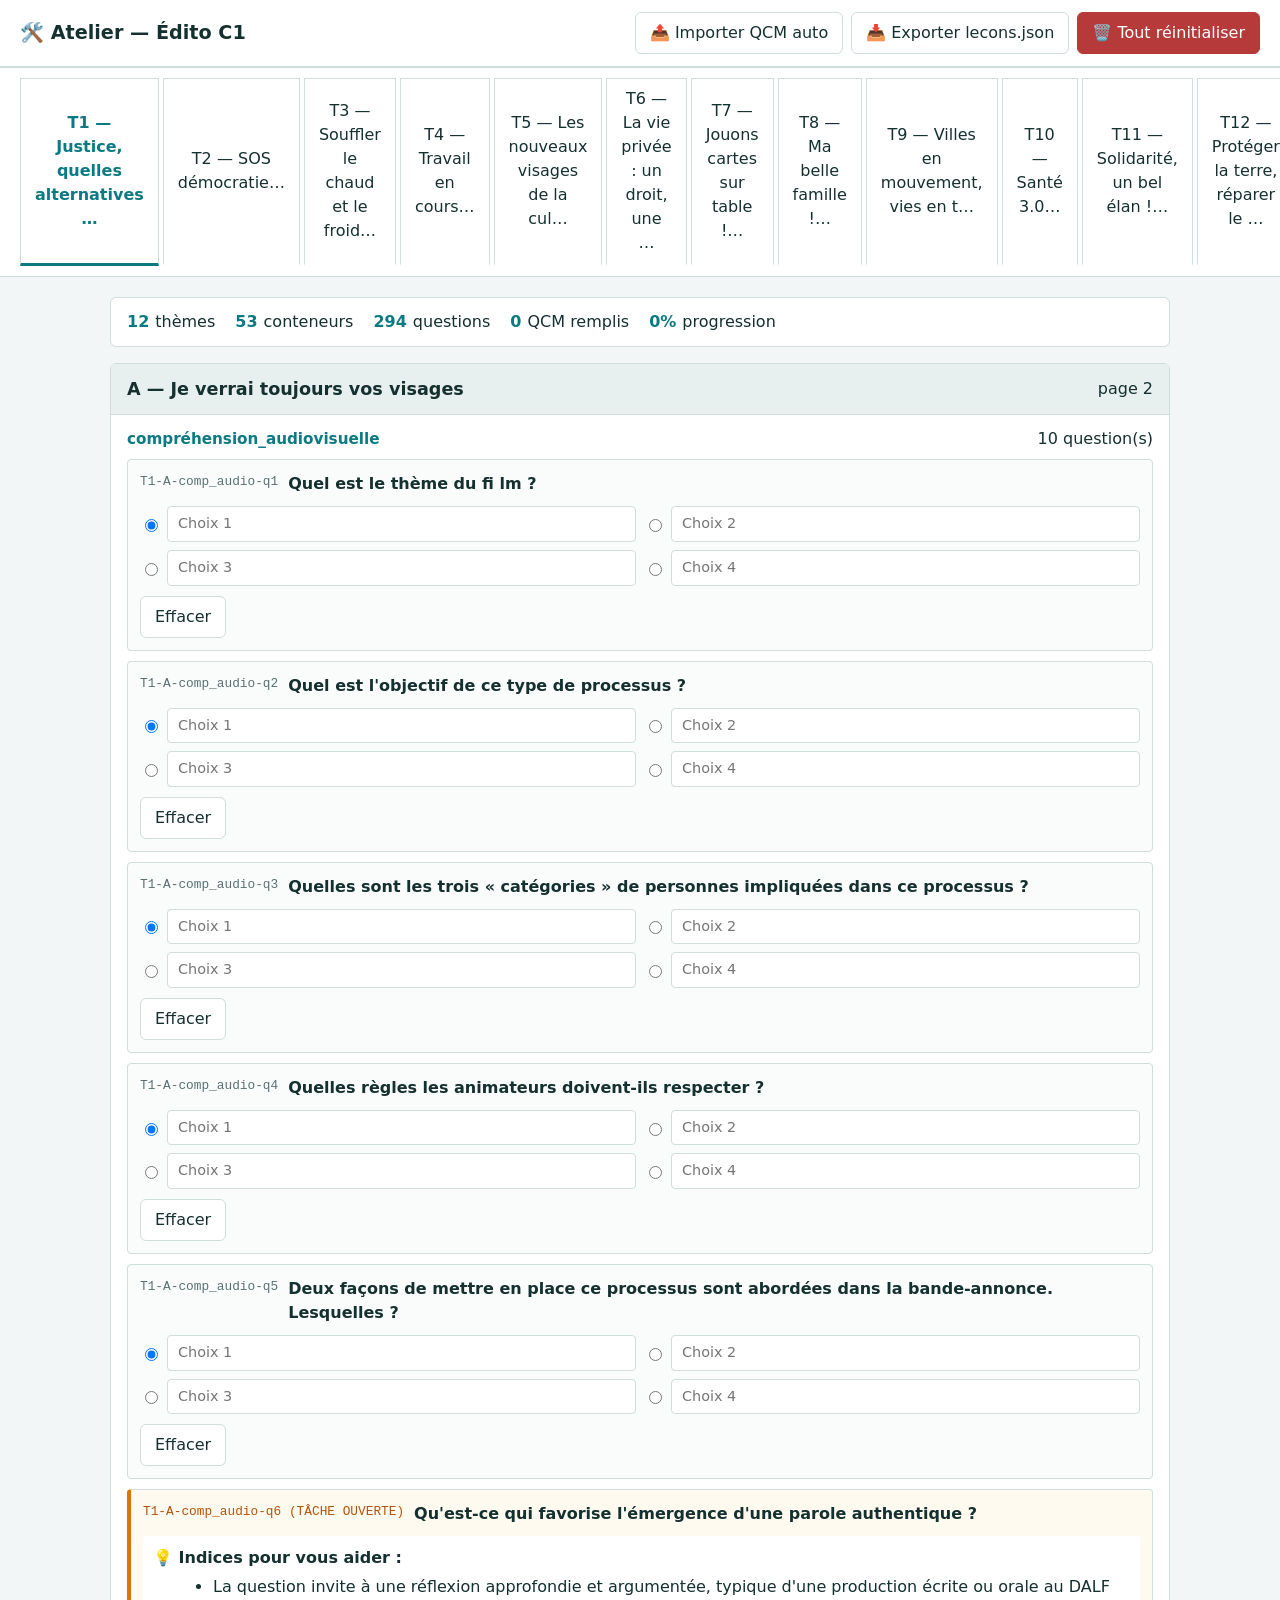
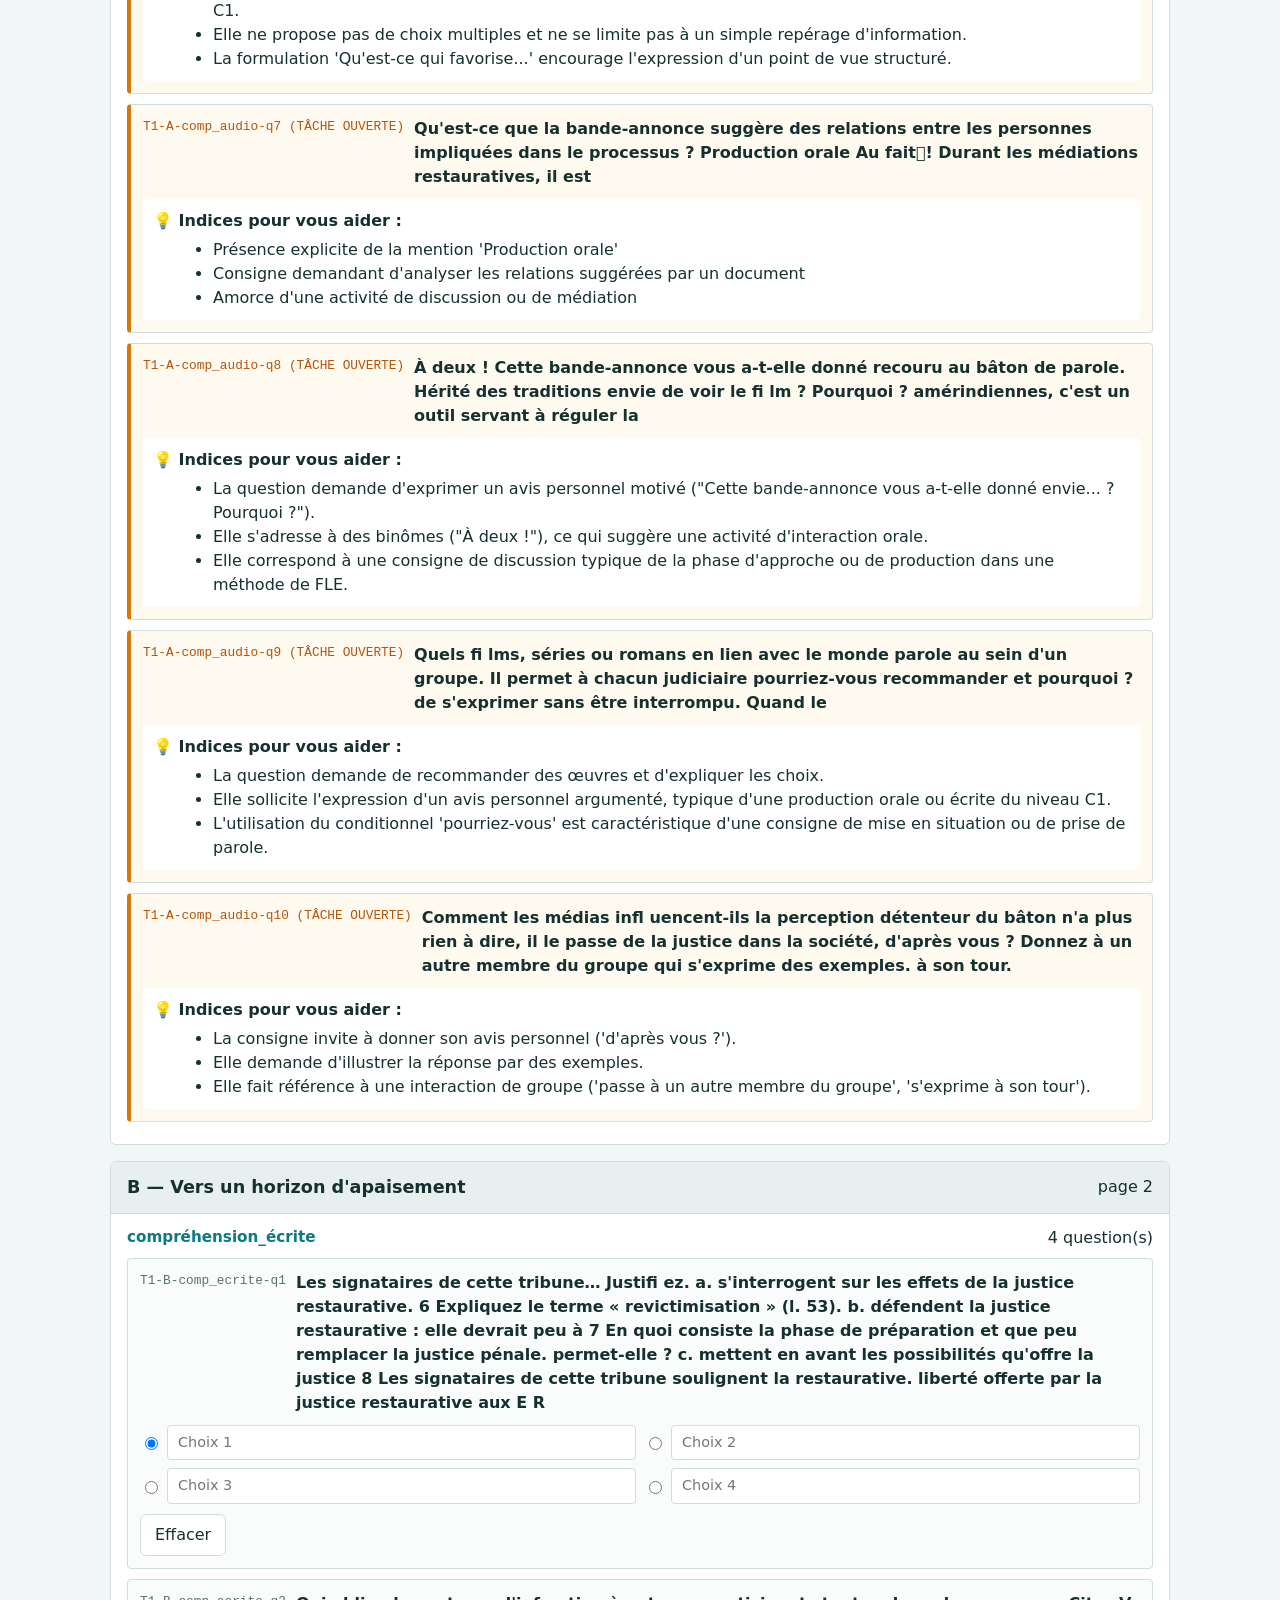
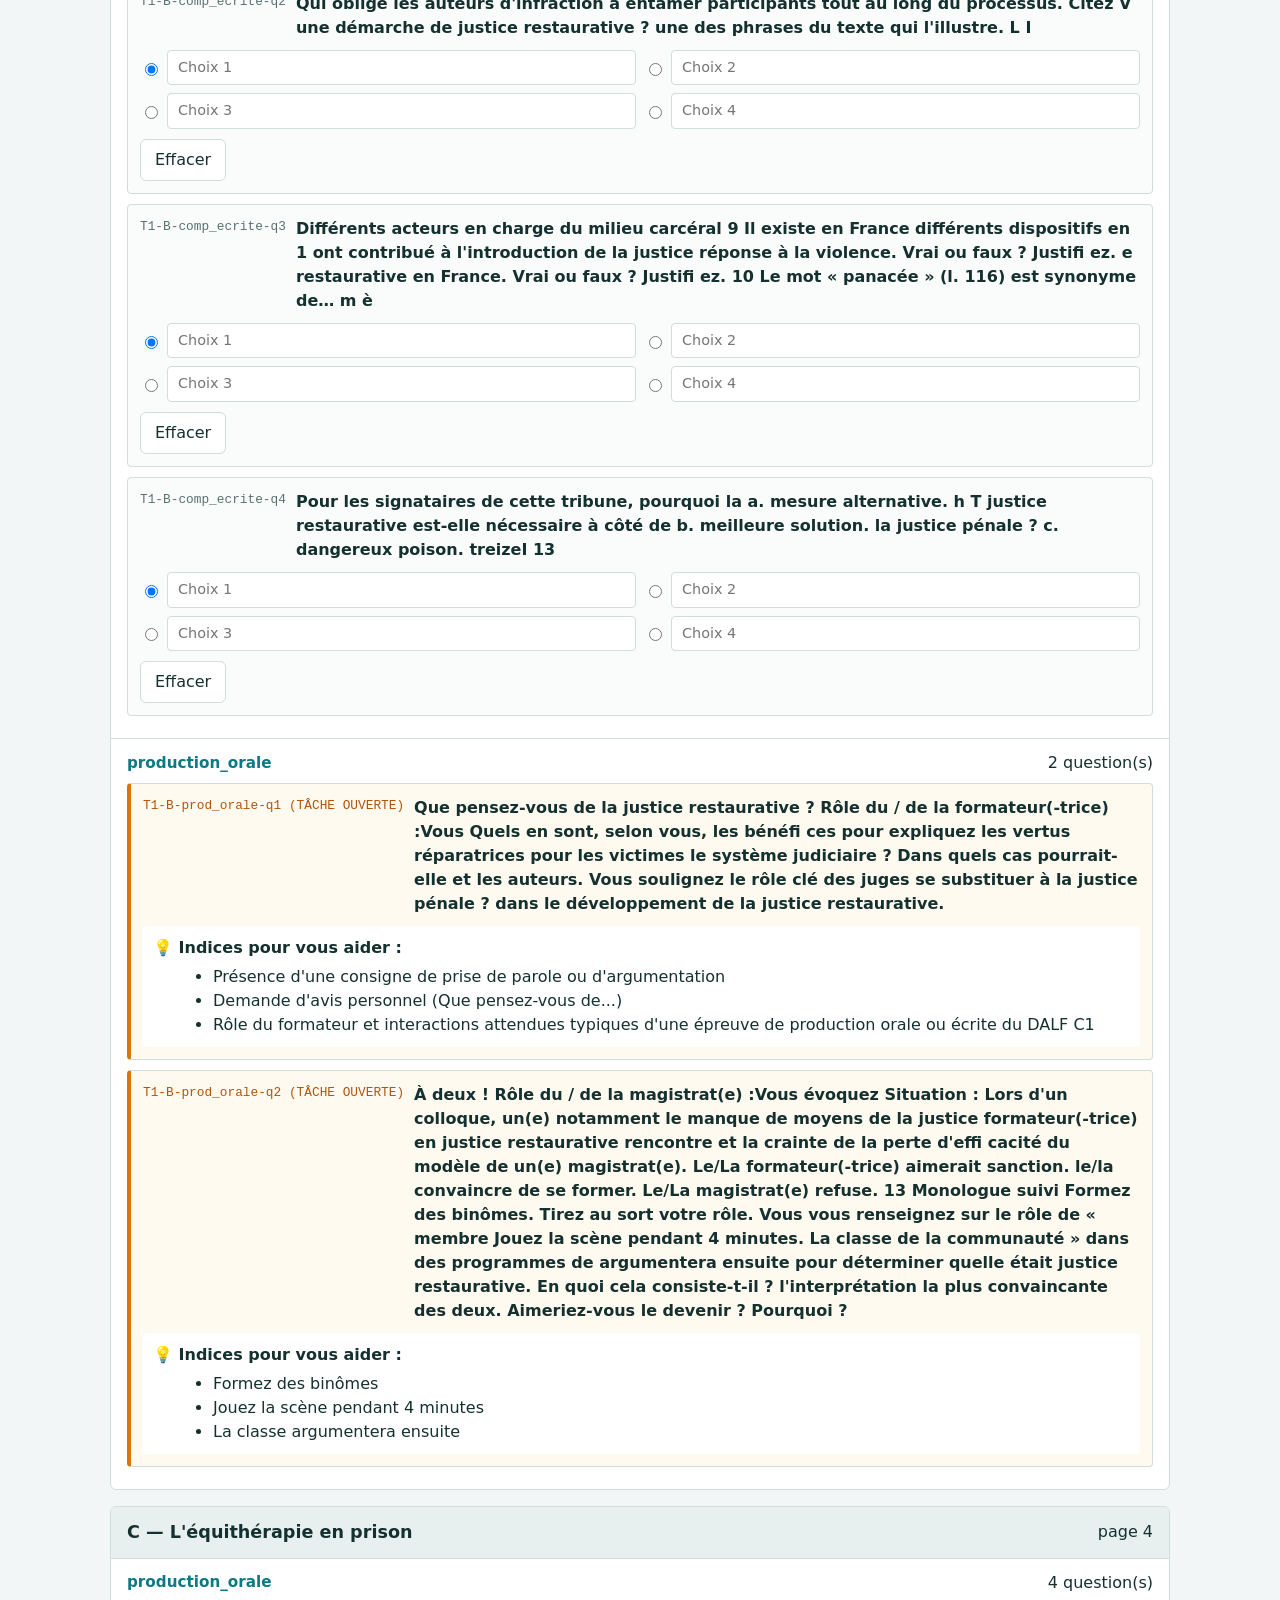
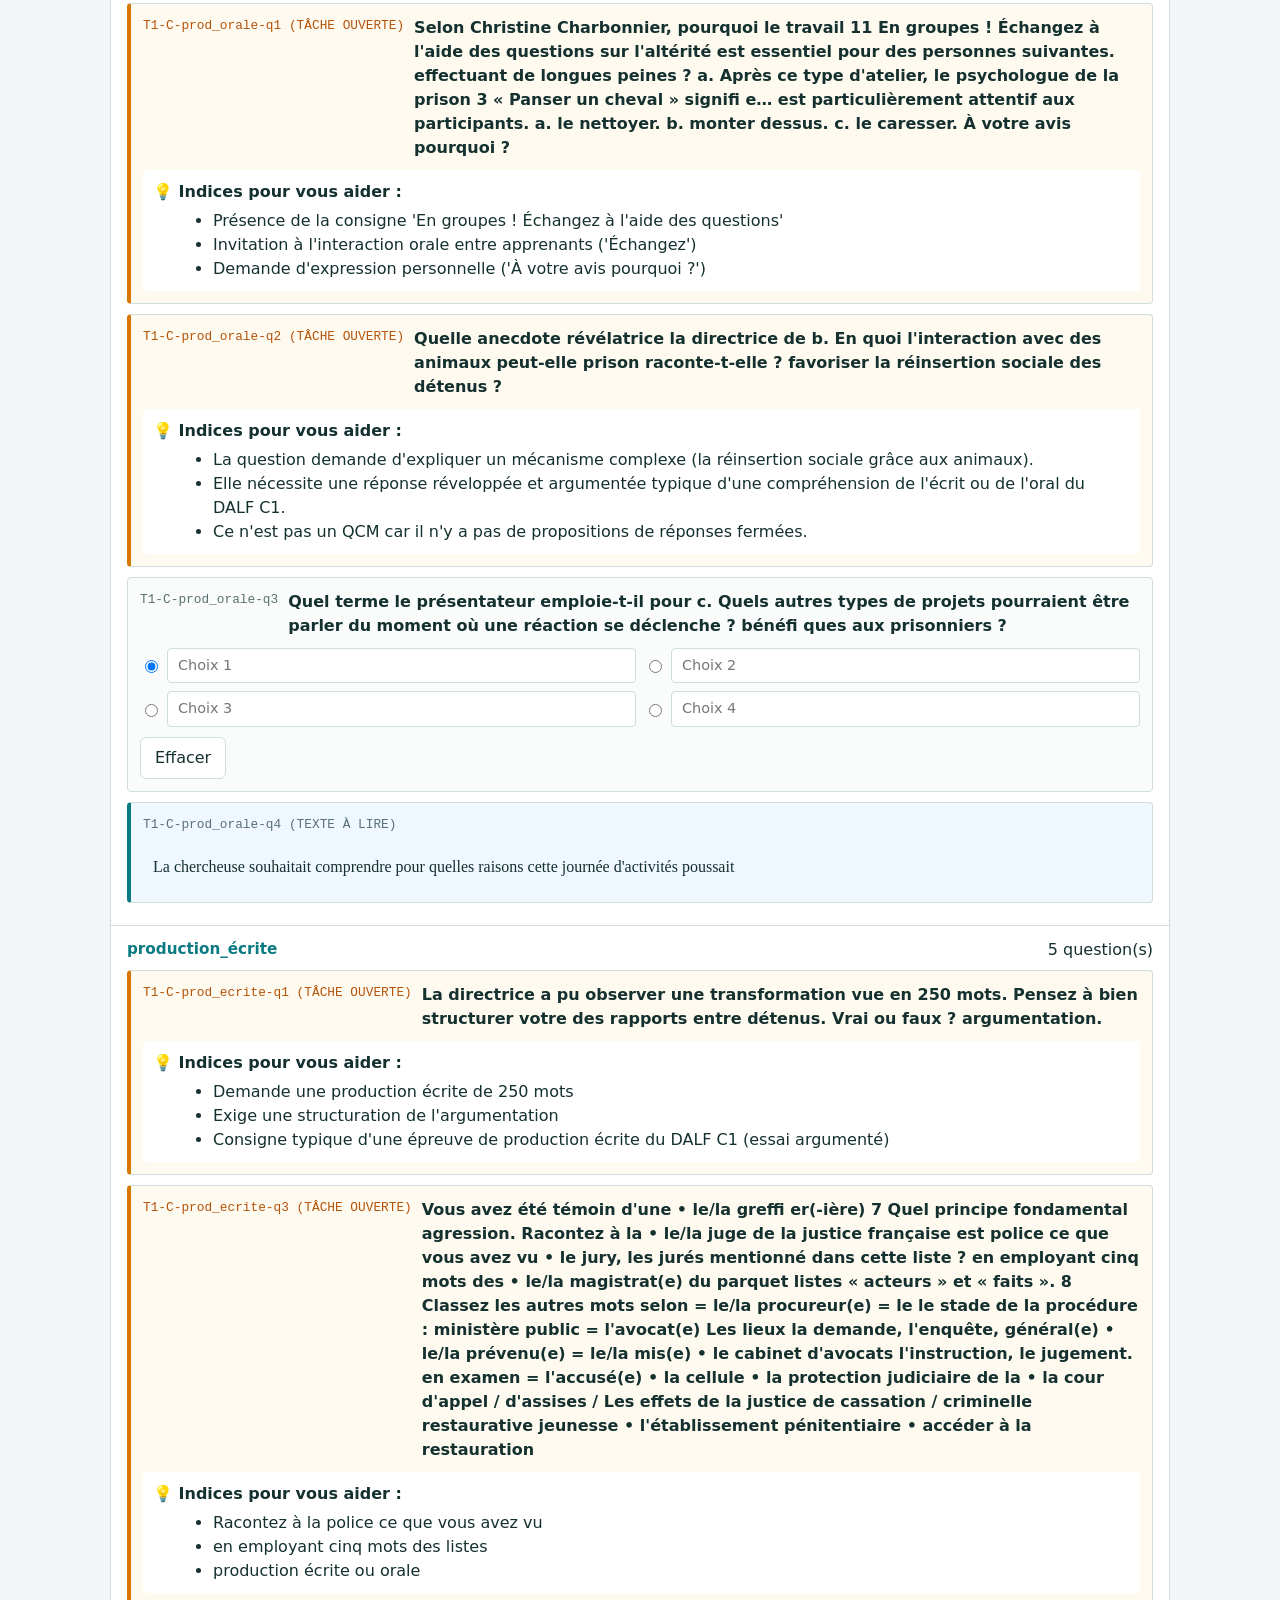
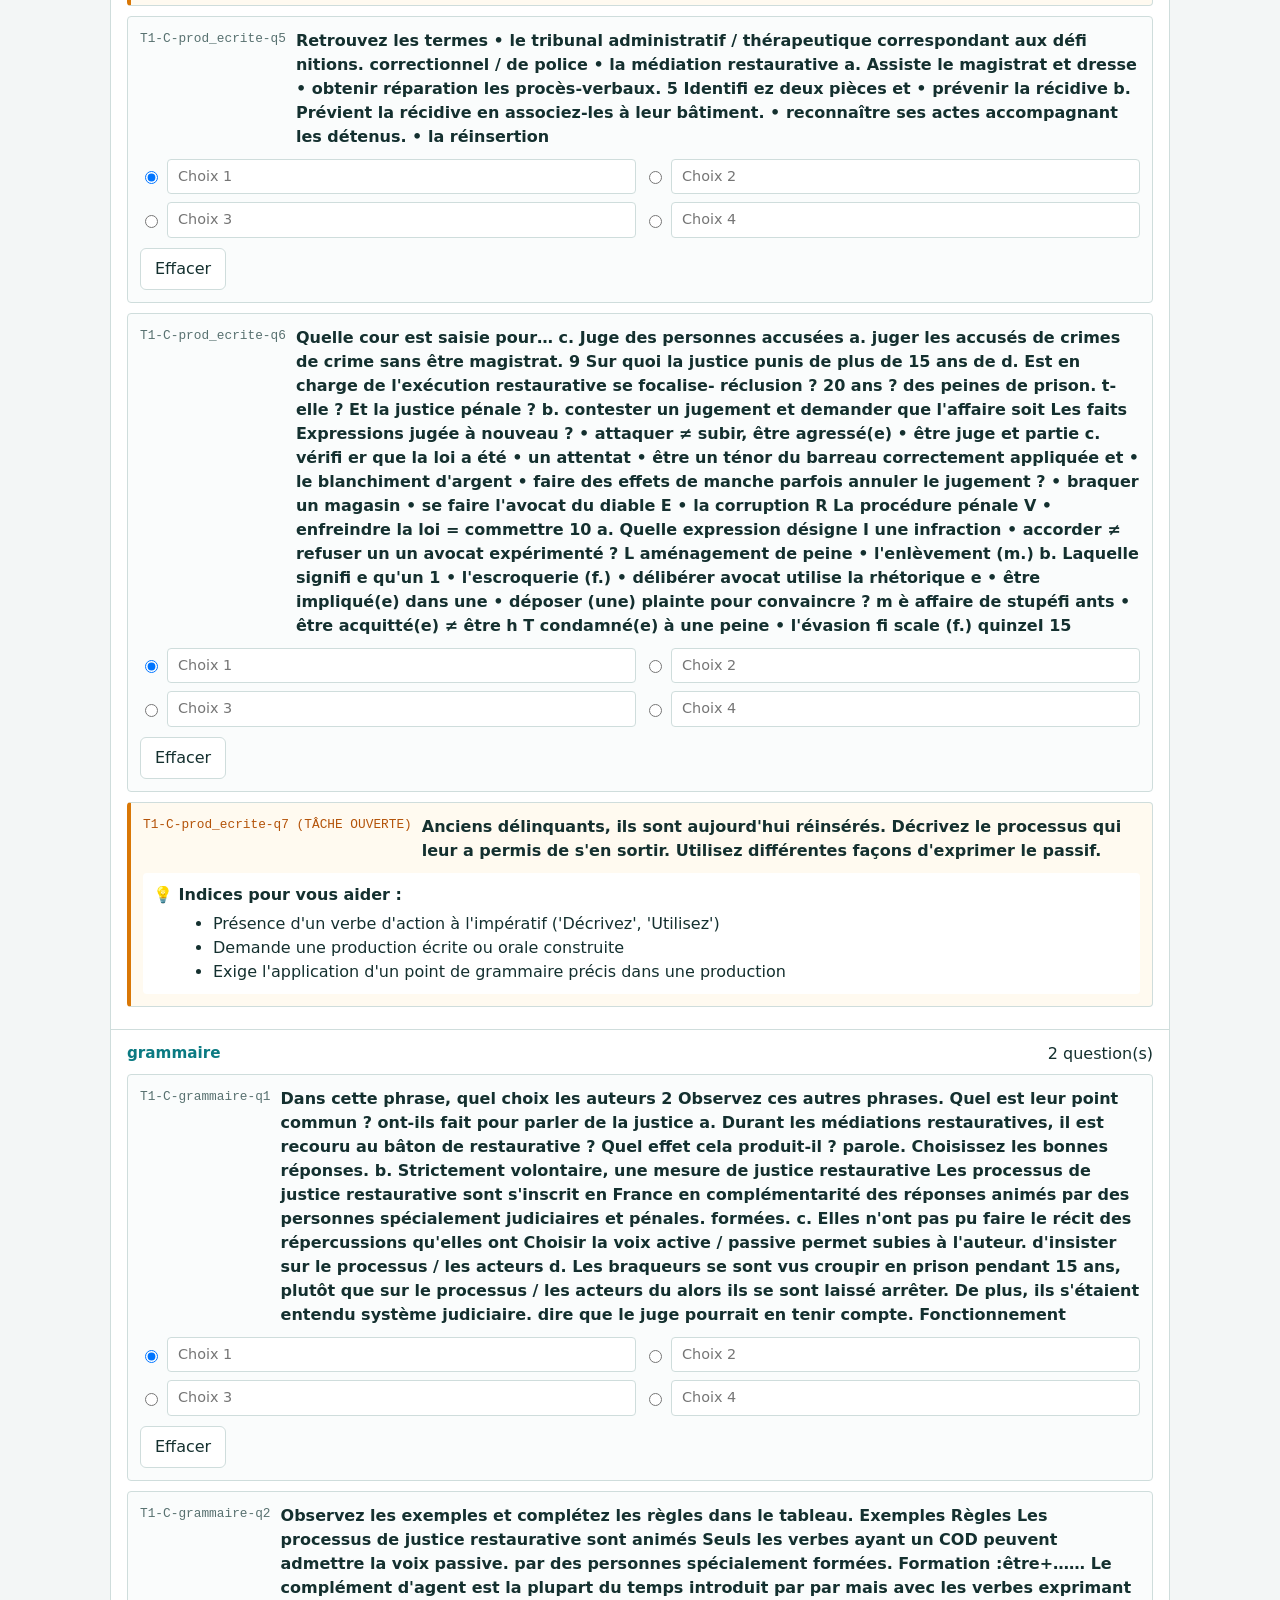
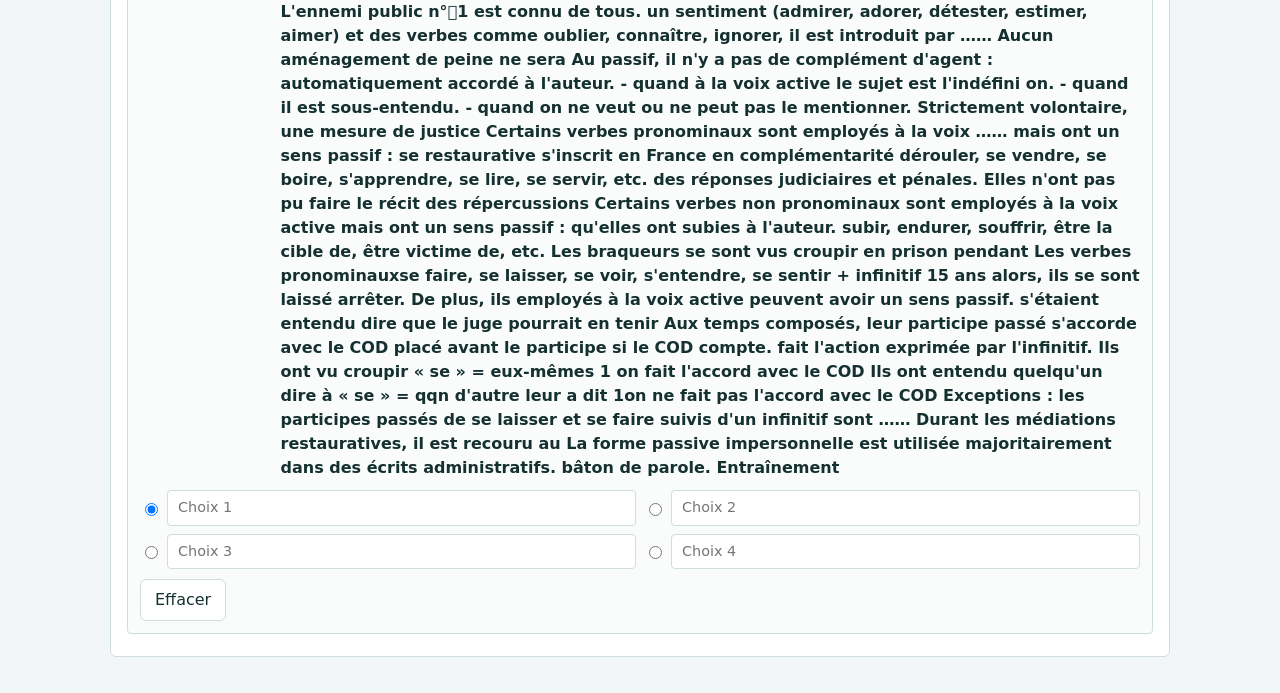
<file: tools/atelier.html>
<!DOCTYPE html>
<html lang="fr">
<head>
<meta charset="utf-8">
<title>DALF Lab — Atelier</title>
<style>
:root { --bg:#f3f6f6; --cd:#fff; --tx:#14302f; --mu:#587170; --ac:#0b7a82; --ok:#237a4b; --ko:#b73a3a; --ln:#cfdddc; }
* { box-sizing: border-box; }
body { margin:0; background:var(--bg); color:var(--tx); font:16px/1.5 system-ui,-apple-system,sans-serif; }
header { background:var(--cd); padding:12px 20px; border-bottom:2px solid var(--ln); display:flex; justify-content:space-between; align-items:center; position:sticky; top:0; z-index:10; }
h1 { margin:0; font-size:1.2rem; }
.header-actions { display:flex; gap:8px; }
button { padding:8px 14px; border:1.5px solid var(--ln); background:var(--cd); color:var(--tx); border-radius:6px; font:inherit; cursor:pointer; }
button:hover { background:var(--bg); }
button.primary { background:var(--ac); color:#fff; border-color:var(--ac); }
button.danger { background:var(--ko); color:#fff; border-color:var(--ko); }
nav.tabs { display:flex; gap:4px; padding:10px 20px; background:var(--cd); border-bottom:1px solid var(--ln); overflow-x:auto; }
nav.tabs button { border-radius:0; border-bottom:3px solid transparent; }
nav.tabs button.on { border-bottom-color:var(--ac); color:var(--ac); font-weight:700; }
main { max-width:1100px; margin:0 auto; padding:20px; }
.stats { background:var(--cd); padding:12px 16px; border-radius:6px; margin-bottom:16px; border:1.5px solid var(--ln); display:flex; gap:20px; flex-wrap:wrap; }
.stats div { display:flex; gap:6px; }
.stats b { color:var(--ac); }
.conteneur { background:var(--cd); border:1.5px solid var(--ln); border-radius:6px; margin-bottom:16px; overflow:hidden; }
.conteneur-header { padding:12px 16px; background:#e8f0ef; display:flex; justify-content:space-between; align-items:center; }
.conteneur-header h2 { margin:0; font-size:1.1rem; }
.section { padding:12px 16px; border-top:1px solid var(--ln); }
.section-header { display:flex; justify-content:space-between; align-items:center; margin-bottom:8px; }
.section-header h3 { margin:0; font-size:0.95rem; color:var(--ac); }
.question { background:#fafcfc; border:1px solid var(--ln); border-radius:4px; padding:12px; margin-bottom:10px; }
.question-header { display:flex; justify-content:space-between; align-items:flex-start; margin-bottom:10px; gap:10px; }
.question-id { font-size:0.8rem; color:var(--mu); font-family:monospace; }
.question-texte { font-weight:600; flex:1; }
.qcm-grid { display:grid; grid-template-columns:1fr 1fr; gap:8px; }
.qcm-choix { display:flex; gap:6px; align-items:center; }
.qcm-choix input[type=text] { flex:1; padding:6px 10px; border:1px solid var(--ln); border-radius:4px; font:inherit; font-size:0.9rem; }
.qcm-choix input[type=radio] { cursor:pointer; }
.qcm-actions { margin-top:10px; display:flex; gap:8px; }
.saved { color:var(--ok); font-size:0.85rem; }
.empty { color:var(--mu); font-style:italic; padding:12px; text-align:center; }
</style>
</head>
<body>

<header>
  <h1>🛠️ Atelier — Édito C1</h1>
  <div class="header-actions">
    <span id="save-status" class="saved"></span>
    <button onclick="document.getElementById('import-file').click()">📤 Importer QCM auto</button>
<input type="file" id="import-file" accept=".json" style="display:none" onchange="importAuto(this)">
    <button onclick="exportJSON()">📥 Exporter lecons.json</button>
    <button class="danger" onclick="resetAll()">🗑️ Tout réinitialiser</button>
  </div>
</header>

<nav class="tabs" id="tabs"></nav>

<main>
  <div class="stats" id="stats"></div>
  <div id="content"></div>
</main>

<script>
// ─── État ───
let LECONS = null;
let currentTheme = 1;
let EDITS = {};  // { question_id: { choix: [...], bonne: int } }

// ─── Chargement ───
async function load() {
  try {
    const r = await fetch("/data/edito-c1.lecons-v2.json");
    if (!r.ok) throw new Error("HTTP " + r.status);
    LECONS = await r.json();
  } catch (e) {
    document.getElementById("content").innerHTML = `<p class="empty">❌ Impossible de charger lecons.json : ${e.message}</p>
      <p class="empty">Lancez <code>python3 -m http.server 8000</code> dans ~/dalf-lab, puis ouvrez <a href="http://localhost:8000/tools/atelier.html">http://localhost:8000/tools/atelier.html</a></p>`;
    return;
  }
  
  // Charger les éditions sauvegardées
  try {
    EDITS = JSON.parse(localStorage.getItem("dalf-atelier-edits") || "{}");
  } catch (e) { EDITS = {}; }
  
  renderTabs();
  renderTheme();
}

// ─── Sauvegarde ───
function save() {
  localStorage.setItem("dalf-atelier-edits", JSON.stringify(EDITS));
  const s = document.getElementById("save-status");
  s.textContent = "✅ Sauvegardé " + new Date().toLocaleTimeString();
  setTimeout(() => { s.textContent = ""; }, 3000);
}

// ─── Tabs ───
function renderTabs() {
  const tabs = document.getElementById("tabs");
  tabs.innerHTML = LECONS.themes.map(t => 
    `<button class="${t.n === currentTheme ? 'on' : ''}" onclick="selectTheme(${t.n})">T${t.n} — ${escapeHtml(t.titre.slice(0, 30))}…</button>`
  ).join("");
}

function selectTheme(n) {
  currentTheme = n;
  renderTabs();
  renderTheme();
}

// ─── Stats ───
function countAll() {
  let total = 0, done = 0;
  LECONS.themes.forEach(t => {
    t.conteneurs.forEach(c => {
      c.sections.forEach(s => {
        s.questions.forEach(q => {
          total++;
          if (EDITS[q.id] && EDITS[q.id].choix && EDITS[q.id].choix.filter(x => x).length === 4) done++;
        });
      });
    });
  });
  return { total, done };
}

// ─── Rendu du thème ───
function renderTheme() {
  const theme = LECONS.themes.find(t => t.n === currentTheme);
  if (!theme) return;

  // Stats
  const { total, done } = countAll();
  document.getElementById("stats").innerHTML = `
    <div><b>${LECONS.themes.length}</b> thèmes</div>
    <div><b>${LECONS.themes.reduce((s, t) => s + t.conteneurs.length, 0)}</b> conteneurs</div>
    <div><b>${total}</b> questions</div>
    <div><b>${done}</b> QCM remplis</div>
    <div><b>${Math.round(done / total * 100)}%</b> progression</div>
  `;

  // Conteneurs
  let html = "";
  if (theme.conteneurs.length === 0) {
    html = `<p class="empty">Aucun conteneur pour ce thème.</p>`;
  } else {
    theme.conteneurs.forEach(c => {
      html += `<div class="conteneur">
        <div class="conteneur-header">
          <h2>${c.etiquette} — ${escapeHtml(c.titre || "(sans titre)")}</h2>
          <span class="mu">page ${c.page || "?"}</span>
        </div>`;
      
      if (c.sections.length === 0) {
        html += `<p class="empty">Aucune section (conteneur vide)</p>`;
      } else {
        c.sections.forEach(s => {
          html += `<div class="section">
            <div class="section-header">
              <h3>${escapeHtml(s.type)}</h3>
              <span class="mu">${s.questions.length} question(s)</span>
            </div>`;
          
          if (s.questions.length === 0) {
            html += `<p class="empty">Aucune question</p>`;
          } else {
            s.questions.forEach(q => {
              html += renderQuestion(q);
            });
          }
          html += `</div>`;
        });
      }
      html += `</div>`;
    });
  }
  
  document.getElementById("content").innerHTML = html;
}

// ─── Rendu d'une question ───
function renderQuestion(q) {
  // 1. Si c'est un texte à lire
  if (q.type === "texte") {
    return `<div class="question" style="background:#f0f8ff; border-left:4px solid var(--ac);">
      <div class="question-header">
        <span class="question-id">${q.id} (TEXTE À LIRE)</span>
      </div>
      <div style="font-family:Georgia, serif; line-height:1.6; padding:10px; white-space:pre-wrap;">${escapeHtml(q.texte)}</div>
    </div>`;
  }

  // 2. Si c'est une tâche ouverte (Prod Orale / Prod Écrite)
  if (q.type === "tache_ouverte") {
    return `<div class="question" style="background:#fffaf0; border-left:4px solid #d97706;">
      <div class="question-header">
        <span class="question-id" style="color:#b45309;">${q.id} (TÂCHE OUVERTE)</span>
        <span class="question-texte">${escapeHtml(q.texte)}</span>
      </div>
      <div style="margin-top:10px; background:#fff; padding:10px; border-radius:4px;">
        <b>💡 Indices pour vous aider :</b>
        <ul style="margin:5px 0 0 20px;">
          ${(q.indices || []).map(i => `<li>${escapeHtml(i)}</li>`).join("") || "<li><i>Aucun indice généré</i></li>"}
        </ul>
      </div>
    </div>`;
  }

  // 3. Si c'est un QCM normal (on garde le code existant)
  const edit = EDITS[q.id] || { choix: ["", "", "", ""], bonne: 0 };
  
  return `<div class="question">
    <div class="question-header">
      <span class="question-id">${q.id}</span>
      <span class="question-texte">${escapeHtml(q.texte)}</span>
    </div>
    <div class="qcm-grid">
      ${[0,1,2,3].map(i => `
        <div class="qcm-choix">
          <input type="radio" name="radio-${q.id}" 
            ${edit.bonne === i ? "checked" : ""} 
            onchange="setBonne('${q.id}', ${i})"
            title="Bonne réponse">
          <input type="text" 
            placeholder="Choix ${i+1}"
            value="${escapeHtml(edit.choix[i] || "")}"
            oninput="setChoix('${q.id}', ${i}, this.value)">
        </div>
      `).join("")}
    </div>
    <div class="qcm-actions">
      <button onclick="clearQuestion('${q.id}')">Effacer</button>
    </div>
  </div>`;
}
// ─── Éditions ───
function ensureEdit(id) {
  if (!EDITS[id]) EDITS[id] = { choix: ["", "", "", ""], bonne: 0 };
  return EDITS[id];
}

function setChoix(id, i, val) {
  const e = ensureEdit(id);
  e.choix[i] = val;
  save();
}

function setBonne(id, i) {
  const e = ensureEdit(id);
  e.bonne = i;
  save();
}

function clearQuestion(id) {
  delete EDITS[id];
  save();
  renderTheme();
}

// ─── Export ───
function exportJSON() {
  // Injecter les éditions dans LECONS
  const copy = JSON.parse(JSON.stringify(LECONS));
  copy.themes.forEach(t => {
    t.conteneurs.forEach(c => {
      c.sections.forEach(s => {
        s.questions.forEach(q => {
          const edit = EDITS[q.id];
          if (edit && edit.choix.filter(x => x).length === 4) {
            q.qcm = {
              choix: edit.choix,
              bonne: edit.bonne
            };
          } else {
            q.qcm = [];
          }
        });
      });
    });
  });
  
  const blob = new Blob([JSON.stringify(copy, null, 2)], { type: "application/json" });
  const url = URL.createObjectURL(blob);
  const a = document.createElement("a");
  a.href = url;
  a.download = "edito-c1.lecons.json";
  a.click();
  URL.revokeObjectURL(url);
}

function resetAll() {
  if (!confirm("Supprimer toutes les éditions ?")) return;
  EDITS = {};
  localStorage.removeItem("dalf-atelier-edits");
  renderTheme();
}

// ─── Utils ───
function escapeHtml(s) {
  return String(s).replace(/[&<>"']/g, c => ({"&":"&amp;","<":"&lt;",">":"&gt;",'"':"&quot;","'":"&#39;"}[c]));
}

async function importAuto(input) {
  const file = input.files[0];
  if (!file) return;
  try {
    const text = await file.text();
    const auto = JSON.parse(text);
    
    let imported = 0;
    for (const [qid, qcm] of Object.entries(auto)) {
      EDITS[qid] = {
        choix: qcm.choix,
        bonne: qcm.bonne
      };
      imported++;
    }
    save();
    renderTheme();
    alert(`✅ ${imported} QCM importés avec succès !`);
  } catch (e) {
    alert("❌ Erreur lors de l'import : " + e.message);
  }
}

// ─── Démarrage ───
load();
</script>

</body>
</html>
</file>
